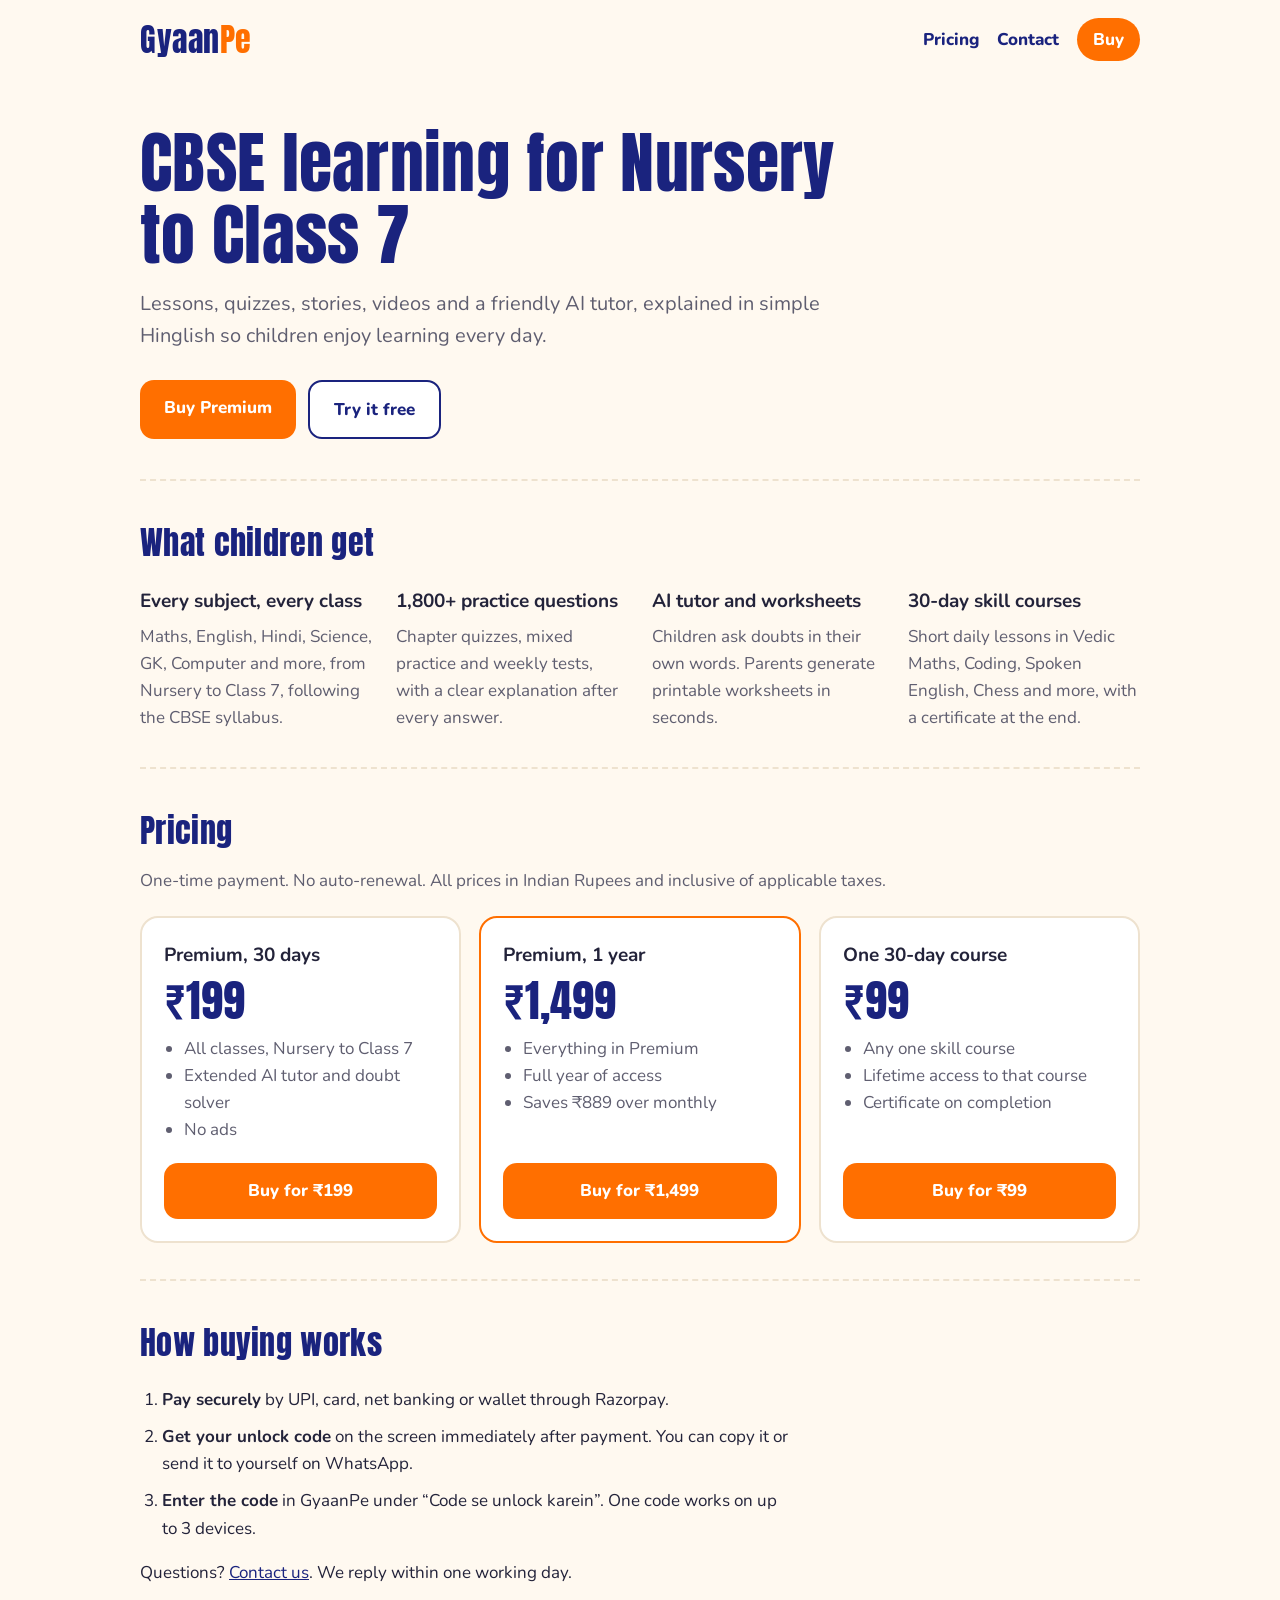
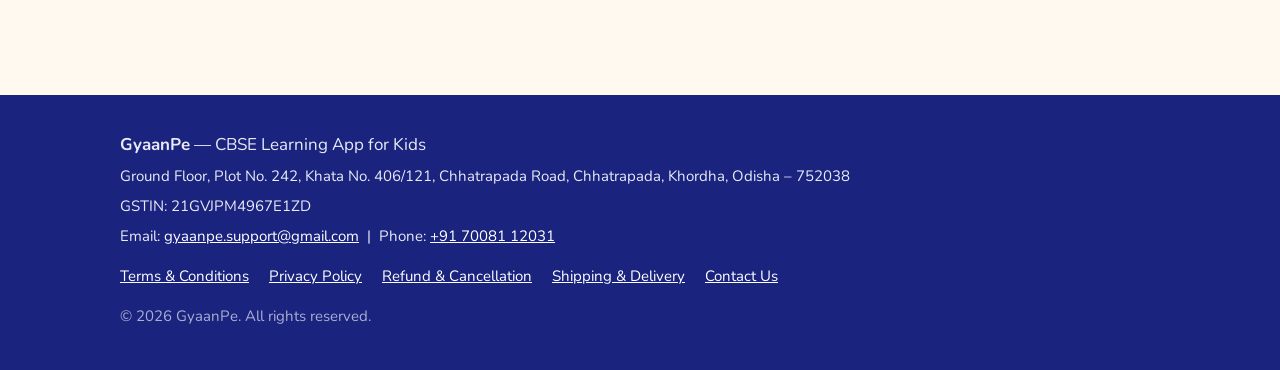
<file: index.html>
<!DOCTYPE html>
<html lang="en">
<head>
<meta charset="utf-8">
<meta name="viewport" content="width=device-width, initial-scale=1, viewport-fit=cover">
<title>GyaanPe | CBSE learning app for Nursery to Class 7</title>
<meta name="description" content="GyaanPe: CBSE learning app for Nursery to Class 7.">
<link rel="icon" href="/gyaanpe/GyaanPe_Logo_Final.png">
<link rel="preconnect" href="https://fonts.googleapis.com">
<link rel="preconnect" href="https://fonts.gstatic.com" crossorigin>
<link href="https://fonts.googleapis.com/css2?family=Anton&family=Nunito:wght@400;600;700;800&display=swap" rel="stylesheet">
<link rel="stylesheet" href="/style.css">
</head>
<body>
<header class="top">
  <a class="brand" href="/" aria-label="GyaanPe home"><span class="g">Gyaan</span><span class="p">Pe</span></a>
  <nav>
    <a href="/#pricing">Pricing</a>
    <a href="/contact.html">Contact</a>
    <a class="nav-buy" href="/buy.html">Buy</a>
  </nav>
</header>
<main>

<section class="hero">
  <h1>CBSE learning for Nursery to Class 7</h1>
  <p class="lead">Lessons, quizzes, stories, videos and a friendly AI tutor, explained in simple Hinglish so children enjoy learning every day.</p>
  <div class="cta-row">
    <a class="btn btn-main" href="/buy.html">Buy Premium</a>
    <a class="btn btn-alt" href="/gyaanpe/">Try it free</a>
  </div>
</section>

<section class="band">
  <h2>What children get</h2>
  <div class="feat">
    <div><h3>Every subject, every class</h3><p>Maths, English, Hindi, Science, GK, Computer and more, from Nursery to Class 7, following the CBSE syllabus.</p></div>
    <div><h3>1,800+ practice questions</h3><p>Chapter quizzes, mixed practice and weekly tests, with a clear explanation after every answer.</p></div>
    <div><h3>AI tutor and worksheets</h3><p>Children ask doubts in their own words. Parents generate printable worksheets in seconds.</p></div>
    <div><h3>30-day skill courses</h3><p>Short daily lessons in Vedic Maths, Coding, Spoken English, Chess and more, with a certificate at the end.</p></div>
  </div>
</section>

<section class="pricing" id="pricing">
  <h2>Pricing</h2>
  <p class="sub">One-time payment. No auto-renewal. All prices in Indian Rupees and inclusive of applicable taxes.</p>
  <div class="plans">
    <div class="plan">
      <h3>Premium, 30 days</h3>
      <p class="amt">&#8377;199</p>
      <ul><li>All classes, Nursery to Class 7</li><li>Extended AI tutor and doubt solver</li><li>No ads</li></ul>
      <a class="btn btn-main" href="/buy.html">Buy for &#8377;199</a>
    </div>
    <div class="plan plan-best">
      <h3>Premium, 1 year</h3>
      <p class="amt">&#8377;1,499</p>
      <ul><li>Everything in Premium</li><li>Full year of access</li><li>Saves &#8377;889 over monthly</li></ul>
      <a class="btn btn-main" href="/buy.html">Buy for &#8377;1,499</a>
    </div>
    <div class="plan">
      <h3>One 30-day course</h3>
      <p class="amt">&#8377;99</p>
      <ul><li>Any one skill course</li><li>Lifetime access to that course</li><li>Certificate on completion</li></ul>
      <a class="btn btn-main" href="/buy.html">Buy for &#8377;99</a>
    </div>
  </div>
</section>

<section class="band how">
  <h2>How buying works</h2>
  <ol>
    <li><strong>Pay securely</strong> by UPI, card, net banking or wallet through Razorpay.</li>
    <li><strong>Get your unlock code</strong> on the screen immediately after payment. You can copy it or send it to yourself on WhatsApp.</li>
    <li><strong>Enter the code</strong> in GyaanPe under &ldquo;Code se unlock karein&rdquo;. One code works on up to 3 devices.</li>
  </ol>
  <p>Questions? <a href="/contact.html">Contact us</a>. We reply within one working day.</p>
</section>

</main>
<footer class="foot">
  <div class="foot-in">
    <p class="foot-biz"><strong>GyaanPe</strong> &mdash; CBSE Learning App for Kids</p>
    <p>Ground Floor, Plot No. 242, Khata No. 406/121, Chhatrapada Road, Chhatrapada, Khordha, Odisha – 752038</p>
    <p>GSTIN: 21GVJPM4967E1ZD</p>
    <p>Email: <a href="mailto:gyaanpe.support@gmail.com">gyaanpe.support@gmail.com</a> &nbsp;|&nbsp; Phone: <a href="tel:+91 70081 12031">+91 70081 12031</a></p>
    <p class="foot-links">
      <a href="/terms.html">Terms &amp; Conditions</a>
      <a href="/privacy.html">Privacy Policy</a>
      <a href="/refund.html">Refund &amp; Cancellation</a>
      <a href="/delivery.html">Shipping &amp; Delivery</a>
      <a href="/contact.html">Contact Us</a>
    </p>
    <p class="foot-copy">&copy; 2026 GyaanPe. All rights reserved.</p>
  </div>
</footer>
</body>
</html>
</file>
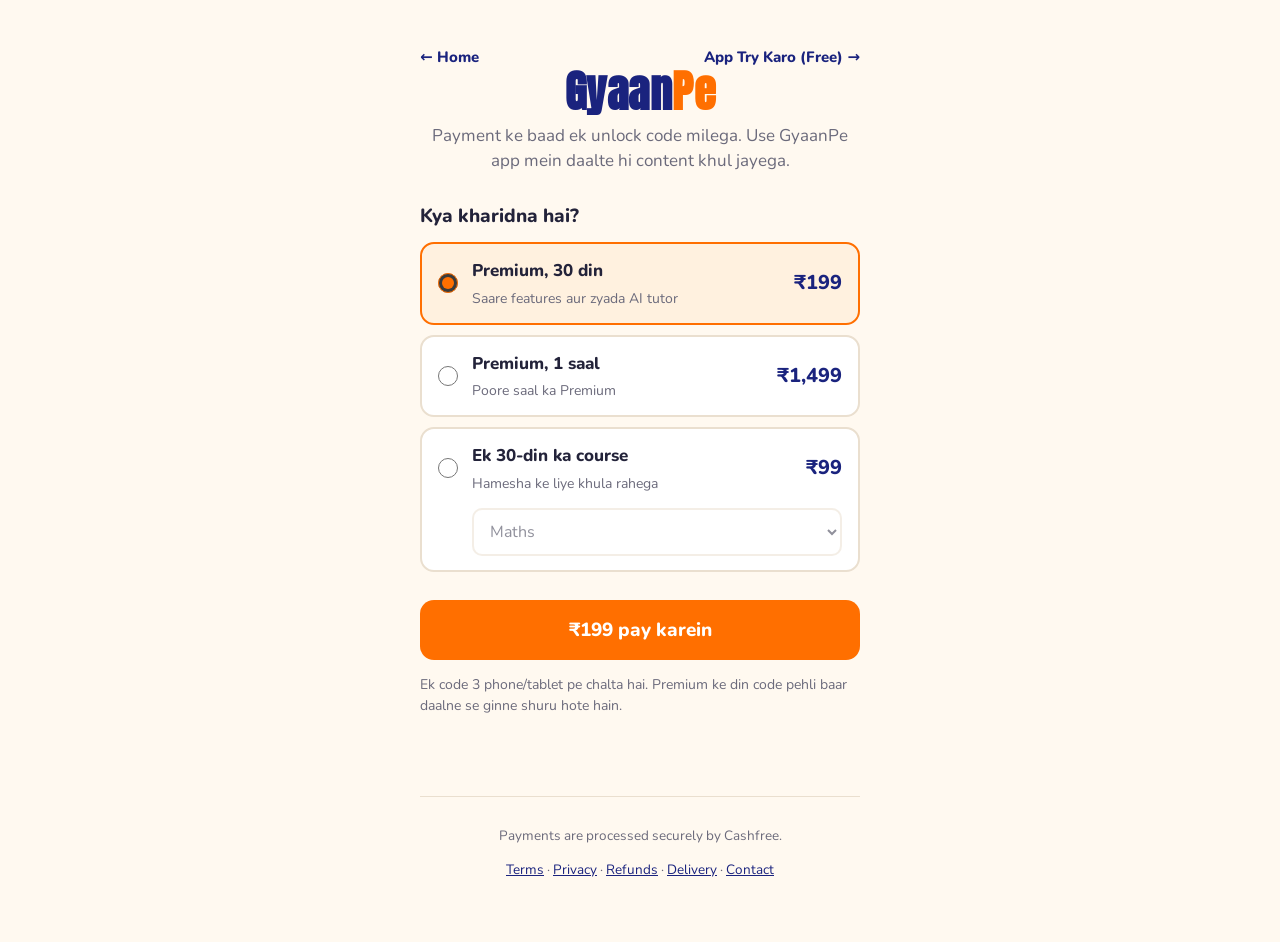
<file: buy.html>
<!DOCTYPE html>
<html lang="hi">
<head>
<meta charset="utf-8">
<meta name="viewport" content="width=device-width, initial-scale=1, viewport-fit=cover">
<title>GyaanPe — Premium aur Courses kharidein</title>
<meta name="robots" content="noindex">
<link rel="preconnect" href="https://fonts.googleapis.com">
<link rel="preconnect" href="https://fonts.gstatic.com" crossorigin>
<link href="https://fonts.googleapis.com/css2?family=Anton&family=Nunito:wght@400;600;700;800&display=swap" rel="stylesheet">
<script src="https://sdk.cashfree.com/js/v3/cashfree.js"></script>
<style>
  :root{
    --navy:#1A237E; --orange:#FF6F00; --cream:#FFF9F0; --paper:#FFFFFF;
    --ink:#23233A; --muted:#6B6A7B; --line:#EADFCF; --green:#1E8E5A; --red:#C62828;
  }
  *{box-sizing:border-box}
  html,body{margin:0}
  body{
    background:var(--cream); color:var(--ink);
    font-family:'Nunito',system-ui,-apple-system,'Segoe UI',sans-serif;
    font-size:17px; line-height:1.5;
    padding:env(safe-area-inset-top,0) 0 env(safe-area-inset-bottom,0);
  }
  main{max-width:480px; margin:0 auto; padding:32px 20px 48px}
  .brand{font-family:'Anton',Impact,'Arial Narrow',sans-serif; font-size:44px; line-height:1; margin:0; letter-spacing:.5px; text-align:center}
  .brand .g{color:var(--navy)} .brand .p{color:var(--orange)}
  .intro{text-align:center; color:var(--muted); margin:10px 0 28px}

  fieldset{border:0; margin:0; padding:0}
  legend{font-weight:800; font-size:19px; margin-bottom:12px; padding:0}
  .plan{
    display:grid; grid-template-columns:auto 1fr auto; gap:4px 14px; align-items:center;
    background:var(--paper); border:2px solid var(--line); border-radius:14px;
    padding:14px 16px; margin-bottom:10px; cursor:pointer;
  }
  .plan input{width:20px; height:20px; accent-color:var(--orange); margin:0; grid-row:span 2}
  .plan .name{font-weight:800}
  .plan .price{font-weight:800; font-size:20px; color:var(--navy); grid-row:span 2}
  .plan .sub{color:var(--muted); font-size:14px; grid-column:2}
  .plan:has(input:checked){border-color:var(--orange); background:#FFF1DF}
  .plan:has(input:focus-visible){outline:3px solid var(--navy); outline-offset:2px}
  select{
    grid-column:2 / 4; margin-top:10px; width:100%; font:inherit; font-size:16px;
    padding:10px 12px; border:2px solid var(--line); border-radius:10px; background:var(--paper); color:var(--ink);
  }
  select:disabled{opacity:.5}

  .pay{
    display:block; width:100%; margin-top:18px; padding:16px; border:0; border-radius:14px;
    background:var(--orange); color:#fff; font:inherit; font-weight:800; font-size:19px; cursor:pointer;
  }
  .pay:disabled{opacity:.6; cursor:wait}
  .pay:focus-visible,.btn:focus-visible{outline:3px solid var(--navy); outline-offset:3px}
  .fine{color:var(--muted); font-size:14px; margin:14px 0 0}
  .msg{margin-top:14px; font-weight:700; min-height:1.5em}
  .msg.err{color:var(--red)}

  .result{margin-top:8px; text-align:center}
  .result h2{font-size:22px; margin:0 0 6px; color:var(--green)}
  .ticket{
    margin:18px 0; padding:22px 12px; background:var(--paper);
    border:3px dashed var(--orange); border-radius:16px;
  }
  .code{
    font-family:'Anton',Impact,'Arial Narrow',sans-serif; font-size:40px; letter-spacing:3px;
    color:var(--navy); user-select:all; word-break:break-all;
  }
  .what{color:var(--muted); margin-top:6px; font-size:15px}
  .row{display:flex; gap:10px; flex-wrap:wrap}
  .btn{
    flex:1 1 140px; padding:13px; border-radius:12px; font:inherit; font-weight:800; font-size:16px;
    cursor:pointer; text-decoration:none; text-align:center; border:2px solid var(--navy); color:var(--navy); background:var(--paper);
  }
  .btn.wa{background:#1FA855; border-color:#1FA855; color:#fff}
  .how{text-align:left; background:var(--paper); border-radius:14px; padding:14px 18px; margin-top:18px; border:1px solid var(--line)}
  .how ol{margin:6px 0 0; padding-left:20px}
  .history{margin-top:34px}
  .history h3{font-size:16px; margin:0 0 8px}
  .history li{font-size:15px; margin-bottom:4px}
  .history code{font-weight:800; color:var(--navy); font-family:inherit; letter-spacing:1px}
  .legalfoot{margin-top:40px;padding-top:16px;border-top:1px solid var(--line);font-size:13.5px;color:var(--muted);text-align:center}
  .legalfoot a{color:var(--navy)}
  [hidden]{display:none !important}
  @media (prefers-reduced-motion:no-preference){
    .ticket{animation:pop .35s ease-out}
    @keyframes pop{from{transform:scale(.94);opacity:0}to{transform:none;opacity:1}}
  }
</style>
</head>
<body>
<main>
  <div style="display:flex;align-items:center;justify-content:space-between;max-width:480px;margin:0 auto 0;padding:14px 0 0">
  <a href="https://mahapatraswapnajit-prog.github.io" style="color:#1A237E;font-weight:800;font-size:15px;text-decoration:none;">&#8592; Home</a>
  <a href="https://mahapatraswapnajit-prog.github.io/gyaanpe/" style="color:#1A237E;font-weight:800;font-size:15px;text-decoration:none;">App Try Karo (Free) &#8594;</a>
</div>
<h1 class="brand"><a href="/" style="text-decoration:none"><span class="g">Gyaan</span><span class="p">Pe</span></a></h1>
  <p class="intro">Payment ke baad ek unlock code milega. Use GyaanPe app mein daalte hi content khul jayega.</p>

  <section id="buy">
    <fieldset>
      <legend>Kya kharidna hai?</legend>

      <label class="plan">
        <input type="radio" name="plan" value="premium_30" checked>
        <span class="name">Premium, 30 din</span>
        <span class="price">₹199</span>
        <span class="sub">Saare features aur zyada AI tutor</span>
      </label>

      <label class="plan">
        <input type="radio" name="plan" value="premium_365">
        <span class="name">Premium, 1 saal</span>
        <span class="price">₹1,499</span>
        <span class="sub">Poore saal ka Premium</span>
      </label>

      <label class="plan">
        <input type="radio" name="plan" value="course">
        <span class="name">Ek 30-din ka course</span>
        <span class="price">₹99</span>
        <span class="sub">Hamesha ke liye khula rahega</span>
        <select id="course" aria-label="Course chuniye" disabled></select>
      </label>
    </fieldset>

    <button class="pay" id="payBtn" type="button">₹199 pay karein</button>
    <p class="fine">Ek code 3 phone/tablet pe chalta hai. Premium ke din code pehli baar daalne se ginne shuru hote hain.</p>
    <p class="msg" id="msg" role="status" aria-live="polite"></p>
  </section>

  <section class="result" id="result" hidden>
    <h2>Payment ho gaya</h2>
    <p>Aapka unlock code:</p>
    <div class="ticket">
      <div class="code" id="codeText"></div>
      <div class="what" id="codeWhat"></div>
    </div>
    <div class="row">
      <button class="btn" id="copyBtn" type="button">Code copy karein</button>
      <a class="btn wa" id="waBtn" target="_blank" rel="noopener">WhatsApp pe bhejein</a>
    </div>
    <div class="how">
      <strong>Code kaise use karein</strong>
      <ol>
        <li>GyaanPe app kholiye.</li>
        <li>"Code se unlock karein" mein ye code daaliye.</li>
      </ol>
    </div>
    <p class="fine">Code sambhaal ke rakhiye. Ise WhatsApp pe khud ko bhej dena sabse aasaan hai.</p>
    <button class="pay" id="againBtn" type="button">Kuch aur kharidein</button>
  </section>

  <section class="history" id="history" hidden>
    <h3>Is phone se kharide gaye codes</h3>
    <ul id="historyList"></ul>
  </section>
  <footer class="legalfoot">
    <p>Payments are processed securely by Cashfree.</p>
    <p><a href="/terms.html">Terms</a> &middot; <a href="/privacy.html">Privacy</a> &middot; <a href="/refund.html">Refunds</a> &middot; <a href="/delivery.html">Delivery</a> &middot; <a href="/contact.html">Contact</a></p>
  </footer>
</main>

<script>
(function(){
  var W = 'https://gyaanpe-pay.mahapatraswapnajit.workers.dev';

  var COURSES = [
    ['maths30','Maths'],['english30','English'],['hindi30','Hindi'],['science30','Science'],
    ['gk30','General Knowledge'],['vedic30','Vedic Maths'],['logic30','Logic'],['coding30','Coding'],
    ['computer30','Computer'],['ailab30','AI Lab'],['speaking30','Speaking'],['money30','Money'],
    ['space30','Space'],['body30','Human Body'],['dino30','Dinosaurs'],['ocean30','Ocean'],
    ['nature30','Nature'],['env30','Environment'],['geo30','Geography'],['ancient30','Ancient History'],
    ['freedom30','Freedom Struggle'],['chess30','Chess'],['art30','Art'],['creative30','Creative Writing'],
    ['music30','Music'],['health30','Health'],['manners30','Manners'],['study30','Study Skills']
  ];
  var PRICES = { premium_30:199, premium_365:1499, course:99 };

  var $ = function(id){ return document.getElementById(id); };
  var sel = $('course'), payBtn = $('payBtn'), msg = $('msg');

  COURSES.forEach(function(c){
    var o = document.createElement('option'); o.value = c[0]; o.textContent = c[1]; sel.appendChild(o);
  });

  function plan(){ return document.querySelector('input[name=plan]:checked').value; }
  function productKey(){ return plan() === 'course' ? 'course_' + sel.value : plan(); }
  function courseName(id){ for (var i=0;i<COURSES.length;i++) if (COURSES[i][0]===id) return COURSES[i][1]; return id; }
  function label(p){
    if (p === 'premium_30') return 'GyaanPe Premium, 30 din';
    if (p === 'premium_365') return 'GyaanPe Premium, 1 saal';
    if (p && p.indexOf('course_') === 0) return 'Course: ' + courseName(p.slice(7));
    return p;
  }

  function refresh(){
    sel.disabled = plan() !== 'course';
    payBtn.textContent = '₹' + PRICES[plan()].toLocaleString('en-IN') + ' pay karein';
  }
  document.querySelectorAll('input[name=plan]').forEach(function(r){ r.addEventListener('change', refresh); });
  refresh();

  function say(t, isErr){ msg.textContent = t || ''; msg.className = 'msg' + (isErr ? ' err' : ''); }
  function busy(b){ payBtn.disabled = b; }

  // ---- storage (safe) ----
  function load(k, d){ try { var v = localStorage.getItem(k); return v ? JSON.parse(v) : d; } catch(e){ return d; } }
  function save(k, v){ try { localStorage.setItem(k, JSON.stringify(v)); } catch(e){} }
  function drop(k){ try { localStorage.removeItem(k); } catch(e){} }

  function post(path, body){
    return fetch(W + path, {
      method:'POST', headers:{'Content-Type':'application/json'}, body:JSON.stringify(body)
    }).then(function(r){ return r.json(); });
  }

  // ---- pay ----
  payBtn.addEventListener('click', function(){
    var p = productKey();
    busy(true); say('Payment khul raha hai…');
    post('/order', { product:p }).then(function(o){
      if (!o.ok) throw new Error(o.error || 'order');
      var cf = Cashfree({ mode:'production' });
      cf.checkout({ paymentSessionId: o.paymentSessionId, redirectTarget: '_modal' })
        .then(function(result){
          if (result && result.error) {
            busy(false);
            say('Payment nahi hua. Dobara try karein.', true);
            return;
          }
          confirmPay({ orderId: o.orderId, product: p });
        }).catch(function(){
          busy(false); say('Payment window mein kuch gadbad. Dobara try karein.', true);
        });
    }).catch(function(){
      busy(false); say('Abhi payment shuru nahi ho paaya. Thodi der mein dobara try karein.', true);
    });
  });

  // ---- confirm (retries; worker is idempotent) ----
  function confirmPay(p, tries){
    tries = tries || 0;
    save('gp_pending', p);
    busy(true); say('Payment check ho raha hai, code ban raha hai…');
    post('/confirm', { orderId: p.orderId, product: p.product }).then(function(res){
      if (res.ok) { drop('gp_pending'); showCode(res); return; }
      busy(false);
      say('Code nahi ban paaya (' + res.error + '). Payment ID ' + p.paymentId + ' ke saath humein WhatsApp karein.', true);
    }).catch(function(){
      if (tries < 3) { setTimeout(function(){ confirmPay(p, tries + 1); }, 2000); return; }
      busy(false);
      say('Payment ho gaya hai, par internet ki wajah se code nahi aaya. Page refresh karein, code apne aap aa jayega.', true);
    });
  }

  function showCode(res){
    var what = label(res.product);
    what += res.kind === 'premium' ? ' (din pehli baar use karne se ginenge)' : ' (hamesha ke liye)';
    $('codeText').textContent = res.code;
    $('codeWhat').textContent = what;
    var text = 'Mera GyaanPe unlock code: ' + res.code + '\n' + label(res.product) + '\nGyaanPe app mein "Code se unlock karein" mein daalein.';
    $('waBtn').href = 'https://wa.me/?text=' + encodeURIComponent(text);

    var h = load('gp_codes', []);
    if (!h.some(function(x){ return x.code === res.code; })) {
      h.unshift({ code:res.code, product:res.product, ts:Date.now() });
      save('gp_codes', h.slice(0, 20));
    }
    renderHistory();
    $('buy').hidden = true; $('result').hidden = false; say('');
    window.scrollTo(0, 0);
  }

  $('copyBtn').addEventListener('click', function(){
    var c = $('codeText').textContent, b = this;
    function done(){ b.textContent = 'Copy ho gaya'; setTimeout(function(){ b.textContent = 'Code copy karein'; }, 2000); }
    if (navigator.clipboard) navigator.clipboard.writeText(c).then(done, function(){ b.textContent = 'Code ko dabake copy karein'; });
    else b.textContent = 'Code ko dabake copy karein';
  });

  $('againBtn').addEventListener('click', function(){
    $('result').hidden = true; $('buy').hidden = false; busy(false); say('');
  });

  function renderHistory(){
    var h = load('gp_codes', []), ul = $('historyList');
    ul.innerHTML = '';
    h.forEach(function(x){
      var li = document.createElement('li'), c = document.createElement('code');
      c.textContent = x.code;
      li.appendChild(c);
      li.appendChild(document.createTextNode(' ' + label(x.product) + ', ' + new Date(x.ts).toLocaleDateString('en-IN')));
      ul.appendChild(li);
    });
    $('history').hidden = h.length === 0;
  }
  renderHistory();

  // Payment ho gaya tha par code nahi aaya — refresh pe dobara try
  var pending = load('gp_pending', null);
  if (pending && pending.paymentId) confirmPay(pending);
})();
</script>
</body>
</html>
</file>
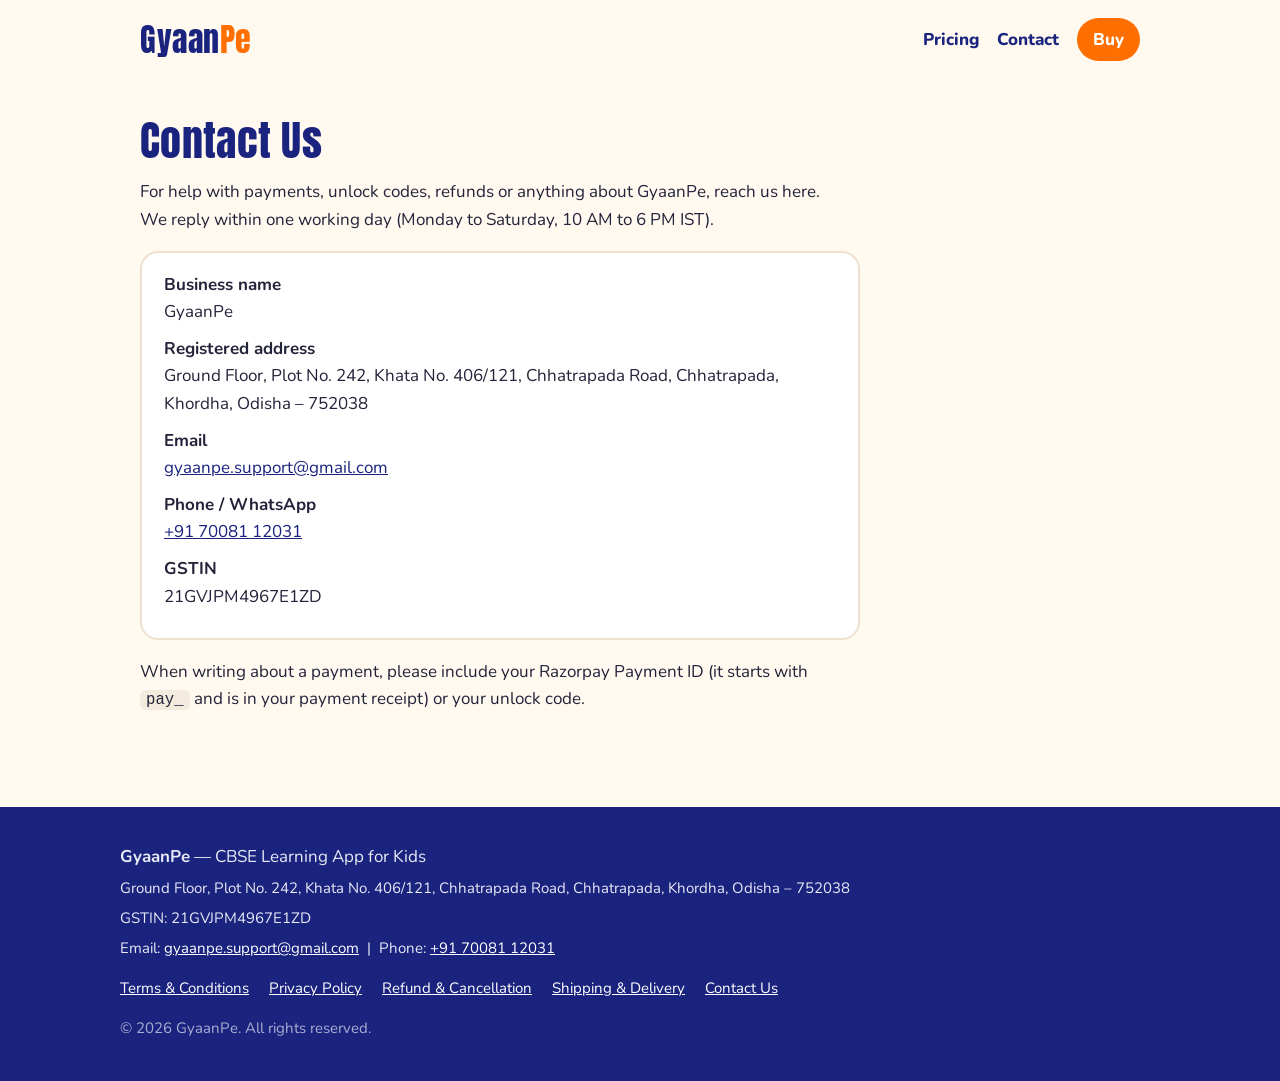
<file: contact.html>
<!DOCTYPE html>
<html lang="en">
<head>
<meta charset="utf-8">
<meta name="viewport" content="width=device-width, initial-scale=1, viewport-fit=cover">
<title>Contact Us | GyaanPe</title>
<meta name="description" content="GyaanPe: CBSE learning app for Nursery to Class 7.">
<link rel="icon" href="/gyaanpe/GyaanPe_Logo_Final.png">
<link rel="preconnect" href="https://fonts.googleapis.com">
<link rel="preconnect" href="https://fonts.gstatic.com" crossorigin>
<link href="https://fonts.googleapis.com/css2?family=Anton&family=Nunito:wght@400;600;700;800&display=swap" rel="stylesheet">
<link rel="stylesheet" href="/style.css">
</head>
<body>
<header class="top">
  <a class="brand" href="/" aria-label="GyaanPe home"><span class="g">Gyaan</span><span class="p">Pe</span></a>
  <nav>
    <a href="/#pricing">Pricing</a>
    <a href="/contact.html">Contact</a>
    <a class="nav-buy" href="/buy.html">Buy</a>
  </nav>
</header>
<main>

<article class="legal">
<h1>Contact Us</h1>
<p>For help with payments, unlock codes, refunds or anything about GyaanPe, reach us here. We reply within one working day (Monday to Saturday, 10 AM to 6 PM IST).</p>
<div class="contact-card">
  <p><strong>Business name</strong><br>GyaanPe</p>
  <p><strong>Registered address</strong><br>Ground Floor, Plot No. 242, Khata No. 406/121, Chhatrapada Road, Chhatrapada, Khordha, Odisha – 752038</p>
  <p><strong>Email</strong><br><a href="mailto:gyaanpe.support@gmail.com">gyaanpe.support@gmail.com</a></p>
  <p><strong>Phone / WhatsApp</strong><br><a href="tel:+91 70081 12031">+91 70081 12031</a></p>
  <p><strong>GSTIN</strong><br>21GVJPM4967E1ZD</p>
</div>
<p>When writing about a payment, please include your Razorpay Payment ID (it starts with <code>pay_</code> and is in your payment receipt) or your unlock code.</p>
</article>
</main>
<footer class="foot">
  <div class="foot-in">
    <p class="foot-biz"><strong>GyaanPe</strong> &mdash; CBSE Learning App for Kids</p>
    <p>Ground Floor, Plot No. 242, Khata No. 406/121, Chhatrapada Road, Chhatrapada, Khordha, Odisha – 752038</p>
    <p>GSTIN: 21GVJPM4967E1ZD</p>
    <p>Email: <a href="mailto:gyaanpe.support@gmail.com">gyaanpe.support@gmail.com</a> &nbsp;|&nbsp; Phone: <a href="tel:+91 70081 12031">+91 70081 12031</a></p>
    <p class="foot-links">
      <a href="/terms.html">Terms &amp; Conditions</a>
      <a href="/privacy.html">Privacy Policy</a>
      <a href="/refund.html">Refund &amp; Cancellation</a>
      <a href="/delivery.html">Shipping &amp; Delivery</a>
      <a href="/contact.html">Contact Us</a>
    </p>
    <p class="foot-copy">&copy; 2026 GyaanPe. All rights reserved.</p>
  </div>
</footer>
</body>
</html>
</file>
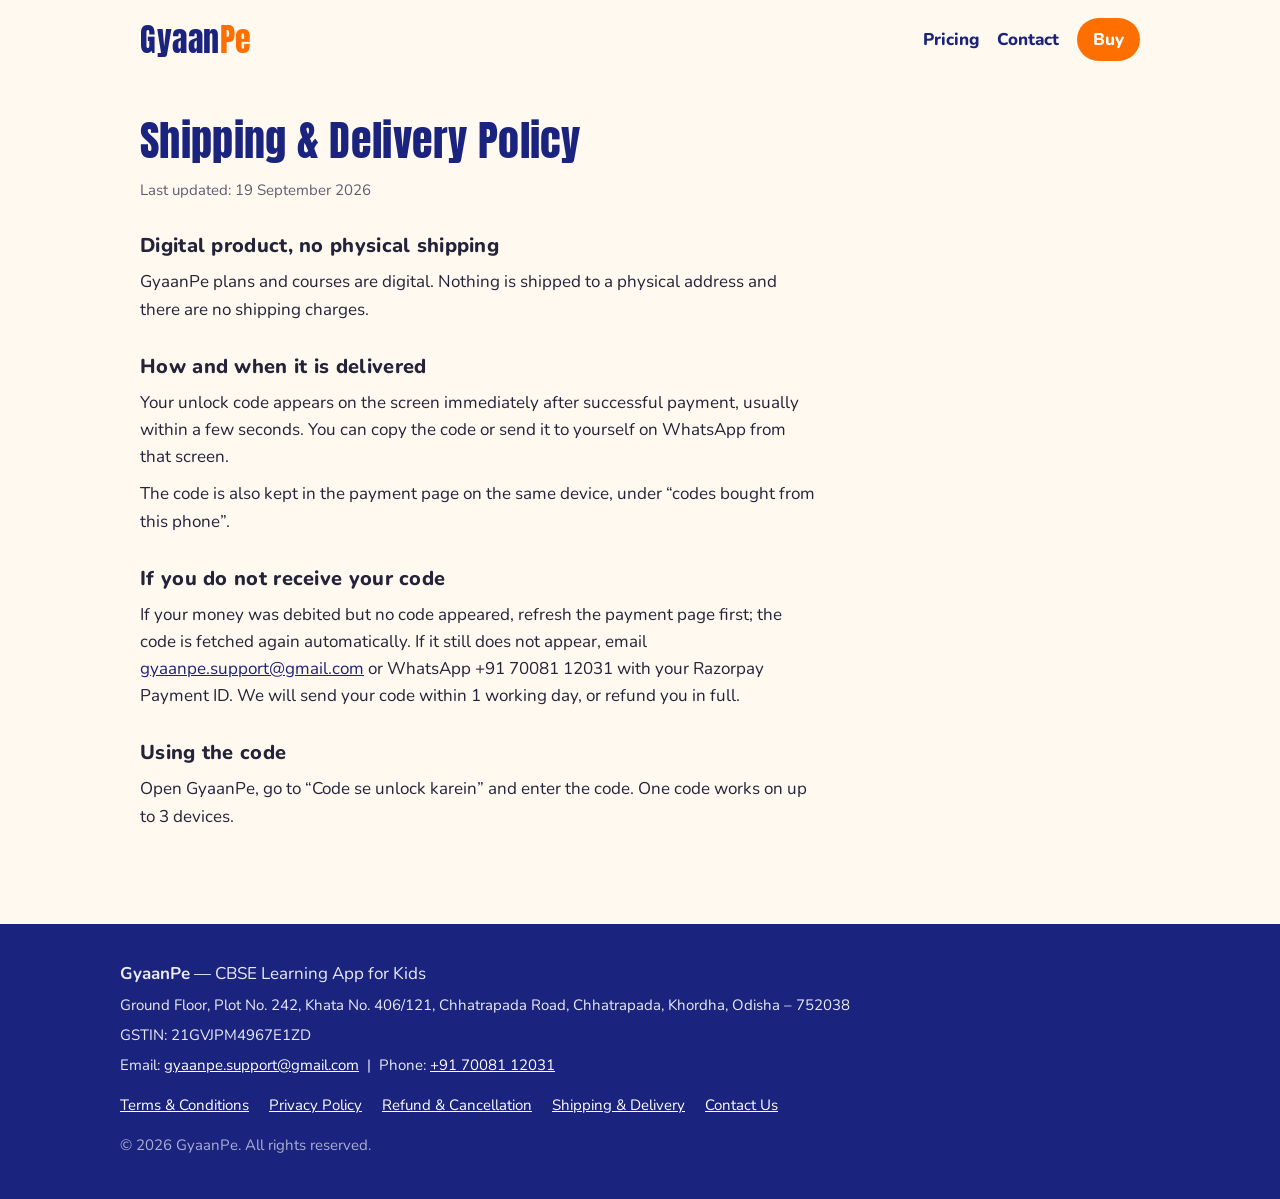
<file: delivery.html>
<!DOCTYPE html>
<html lang="en">
<head>
<meta charset="utf-8">
<meta name="viewport" content="width=device-width, initial-scale=1, viewport-fit=cover">
<title>Shipping &amp; Delivery Policy | GyaanPe</title>
<meta name="description" content="GyaanPe: CBSE learning app for Nursery to Class 7.">
<link rel="icon" href="/gyaanpe/GyaanPe_Logo_Final.png">
<link rel="preconnect" href="https://fonts.googleapis.com">
<link rel="preconnect" href="https://fonts.gstatic.com" crossorigin>
<link href="https://fonts.googleapis.com/css2?family=Anton&family=Nunito:wght@400;600;700;800&display=swap" rel="stylesheet">
<link rel="stylesheet" href="/style.css">
</head>
<body>
<header class="top">
  <a class="brand" href="/" aria-label="GyaanPe home"><span class="g">Gyaan</span><span class="p">Pe</span></a>
  <nav>
    <a href="/#pricing">Pricing</a>
    <a href="/contact.html">Contact</a>
    <a class="nav-buy" href="/buy.html">Buy</a>
  </nav>
</header>
<main>
<article class="legal"><h1>Shipping &amp; Delivery Policy</h1><p class="upd">Last updated: 19 September 2026</p>
<h2>Digital product, no physical shipping</h2>
<p>GyaanPe plans and courses are digital. Nothing is shipped to a physical address and there are no shipping charges.</p>
<h2>How and when it is delivered</h2>
<p>Your unlock code appears on the screen immediately after successful payment, usually within a few seconds. You can copy the code or send it to yourself on WhatsApp from that screen.</p>
<p>The code is also kept in the payment page on the same device, under &ldquo;codes bought from this phone&rdquo;.</p>
<h2>If you do not receive your code</h2>
<p>If your money was debited but no code appeared, refresh the payment page first; the code is fetched again automatically. If it still does not appear, email <a href="mailto:gyaanpe.support@gmail.com">gyaanpe.support@gmail.com</a> or WhatsApp +91 70081 12031 with your Razorpay Payment ID. We will send your code within 1 working day, or refund you in full.</p>
<h2>Using the code</h2>
<p>Open GyaanPe, go to &ldquo;Code se unlock karein&rdquo; and enter the code. One code works on up to 3 devices.</p>
</article>
</main>
<footer class="foot">
  <div class="foot-in">
    <p class="foot-biz"><strong>GyaanPe</strong> &mdash; CBSE Learning App for Kids</p>
    <p>Ground Floor, Plot No. 242, Khata No. 406/121, Chhatrapada Road, Chhatrapada, Khordha, Odisha – 752038</p>
    <p>GSTIN: 21GVJPM4967E1ZD</p>
    <p>Email: <a href="mailto:gyaanpe.support@gmail.com">gyaanpe.support@gmail.com</a> &nbsp;|&nbsp; Phone: <a href="tel:+91 70081 12031">+91 70081 12031</a></p>
    <p class="foot-links">
      <a href="/terms.html">Terms &amp; Conditions</a>
      <a href="/privacy.html">Privacy Policy</a>
      <a href="/refund.html">Refund &amp; Cancellation</a>
      <a href="/delivery.html">Shipping &amp; Delivery</a>
      <a href="/contact.html">Contact Us</a>
    </p>
    <p class="foot-copy">&copy; 2026 GyaanPe. All rights reserved.</p>
  </div>
</footer>
</body>
</html>
</file>
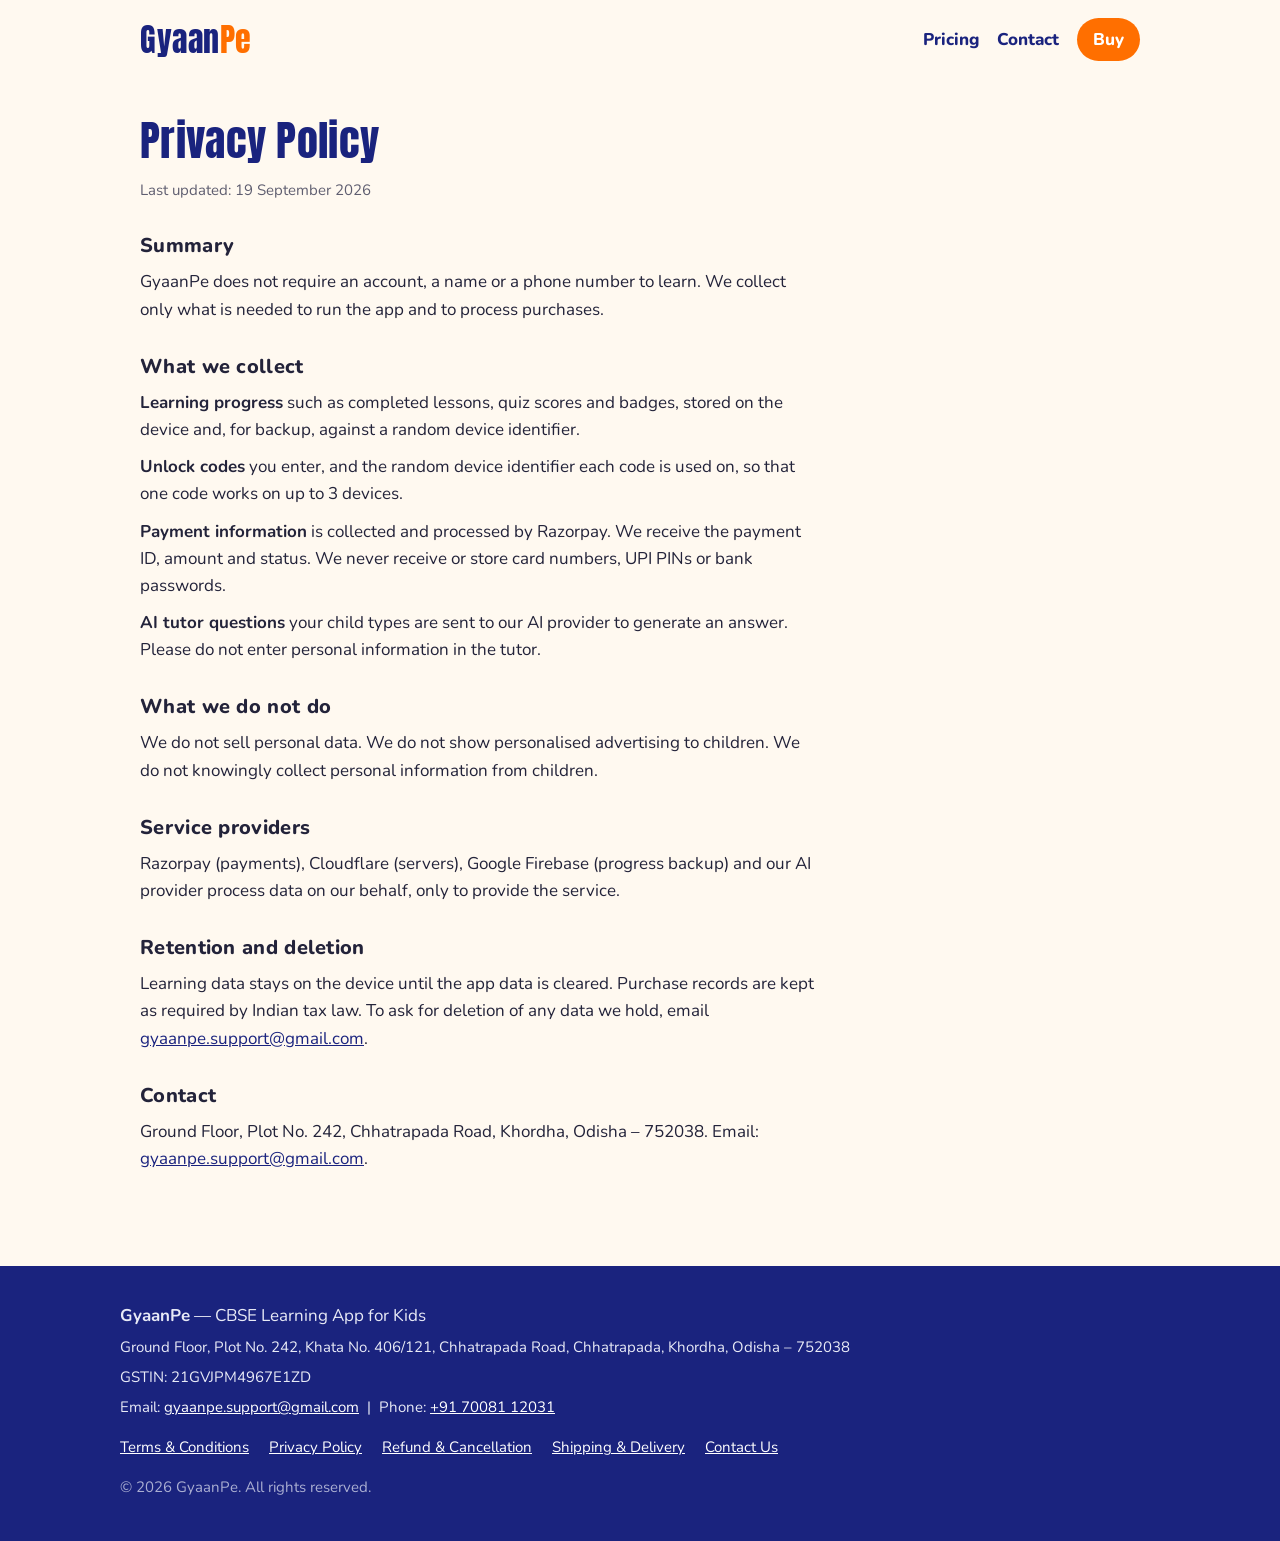
<file: privacy.html>
<!DOCTYPE html>
<html lang="en">
<head>
<meta charset="utf-8">
<meta name="viewport" content="width=device-width, initial-scale=1, viewport-fit=cover">
<title>Privacy Policy | GyaanPe</title>
<meta name="description" content="GyaanPe: CBSE learning app for Nursery to Class 7.">
<link rel="icon" href="/gyaanpe/GyaanPe_Logo_Final.png">
<link rel="preconnect" href="https://fonts.googleapis.com">
<link rel="preconnect" href="https://fonts.gstatic.com" crossorigin>
<link href="https://fonts.googleapis.com/css2?family=Anton&family=Nunito:wght@400;600;700;800&display=swap" rel="stylesheet">
<link rel="stylesheet" href="/style.css">
</head>
<body>
<header class="top">
  <a class="brand" href="/" aria-label="GyaanPe home"><span class="g">Gyaan</span><span class="p">Pe</span></a>
  <nav>
    <a href="/#pricing">Pricing</a>
    <a href="/contact.html">Contact</a>
    <a class="nav-buy" href="/buy.html">Buy</a>
  </nav>
</header>
<main>
<article class="legal"><h1>Privacy Policy</h1><p class="upd">Last updated: 19 September 2026</p>
<h2>Summary</h2>
<p>GyaanPe does not require an account, a name or a phone number to learn. We collect only what is needed to run the app and to process purchases.</p>
<h2>What we collect</h2>
<p><strong>Learning progress</strong> such as completed lessons, quiz scores and badges, stored on the device and, for backup, against a random device identifier.</p>
<p><strong>Unlock codes</strong> you enter, and the random device identifier each code is used on, so that one code works on up to 3 devices.</p>
<p><strong>Payment information</strong> is collected and processed by Razorpay. We receive the payment ID, amount and status. We never receive or store card numbers, UPI PINs or bank passwords.</p>
<p><strong>AI tutor questions</strong> your child types are sent to our AI provider to generate an answer. Please do not enter personal information in the tutor.</p>
<h2>What we do not do</h2>
<p>We do not sell personal data. We do not show personalised advertising to children. We do not knowingly collect personal information from children.</p>
<h2>Service providers</h2>
<p>Razorpay (payments), Cloudflare (servers), Google Firebase (progress backup) and our AI provider process data on our behalf, only to provide the service.</p>
<h2>Retention and deletion</h2>
<p>Learning data stays on the device until the app data is cleared. Purchase records are kept as required by Indian tax law. To ask for deletion of any data we hold, email <a href="mailto:gyaanpe.support@gmail.com">gyaanpe.support@gmail.com</a>.</p>
<h2>Contact</h2>
<p>Ground Floor, Plot No. 242, Chhatrapada Road, Khordha, Odisha – 752038. Email: <a href="mailto:gyaanpe.support@gmail.com">gyaanpe.support@gmail.com</a>.</p>
</article>
</main>
<footer class="foot">
  <div class="foot-in">
    <p class="foot-biz"><strong>GyaanPe</strong> &mdash; CBSE Learning App for Kids</p>
    <p>Ground Floor, Plot No. 242, Khata No. 406/121, Chhatrapada Road, Chhatrapada, Khordha, Odisha – 752038</p>
    <p>GSTIN: 21GVJPM4967E1ZD</p>
    <p>Email: <a href="mailto:gyaanpe.support@gmail.com">gyaanpe.support@gmail.com</a> &nbsp;|&nbsp; Phone: <a href="tel:+91 70081 12031">+91 70081 12031</a></p>
    <p class="foot-links">
      <a href="/terms.html">Terms &amp; Conditions</a>
      <a href="/privacy.html">Privacy Policy</a>
      <a href="/refund.html">Refund &amp; Cancellation</a>
      <a href="/delivery.html">Shipping &amp; Delivery</a>
      <a href="/contact.html">Contact Us</a>
    </p>
    <p class="foot-copy">&copy; 2026 GyaanPe. All rights reserved.</p>
  </div>
</footer>
</body>
</html>
</file>
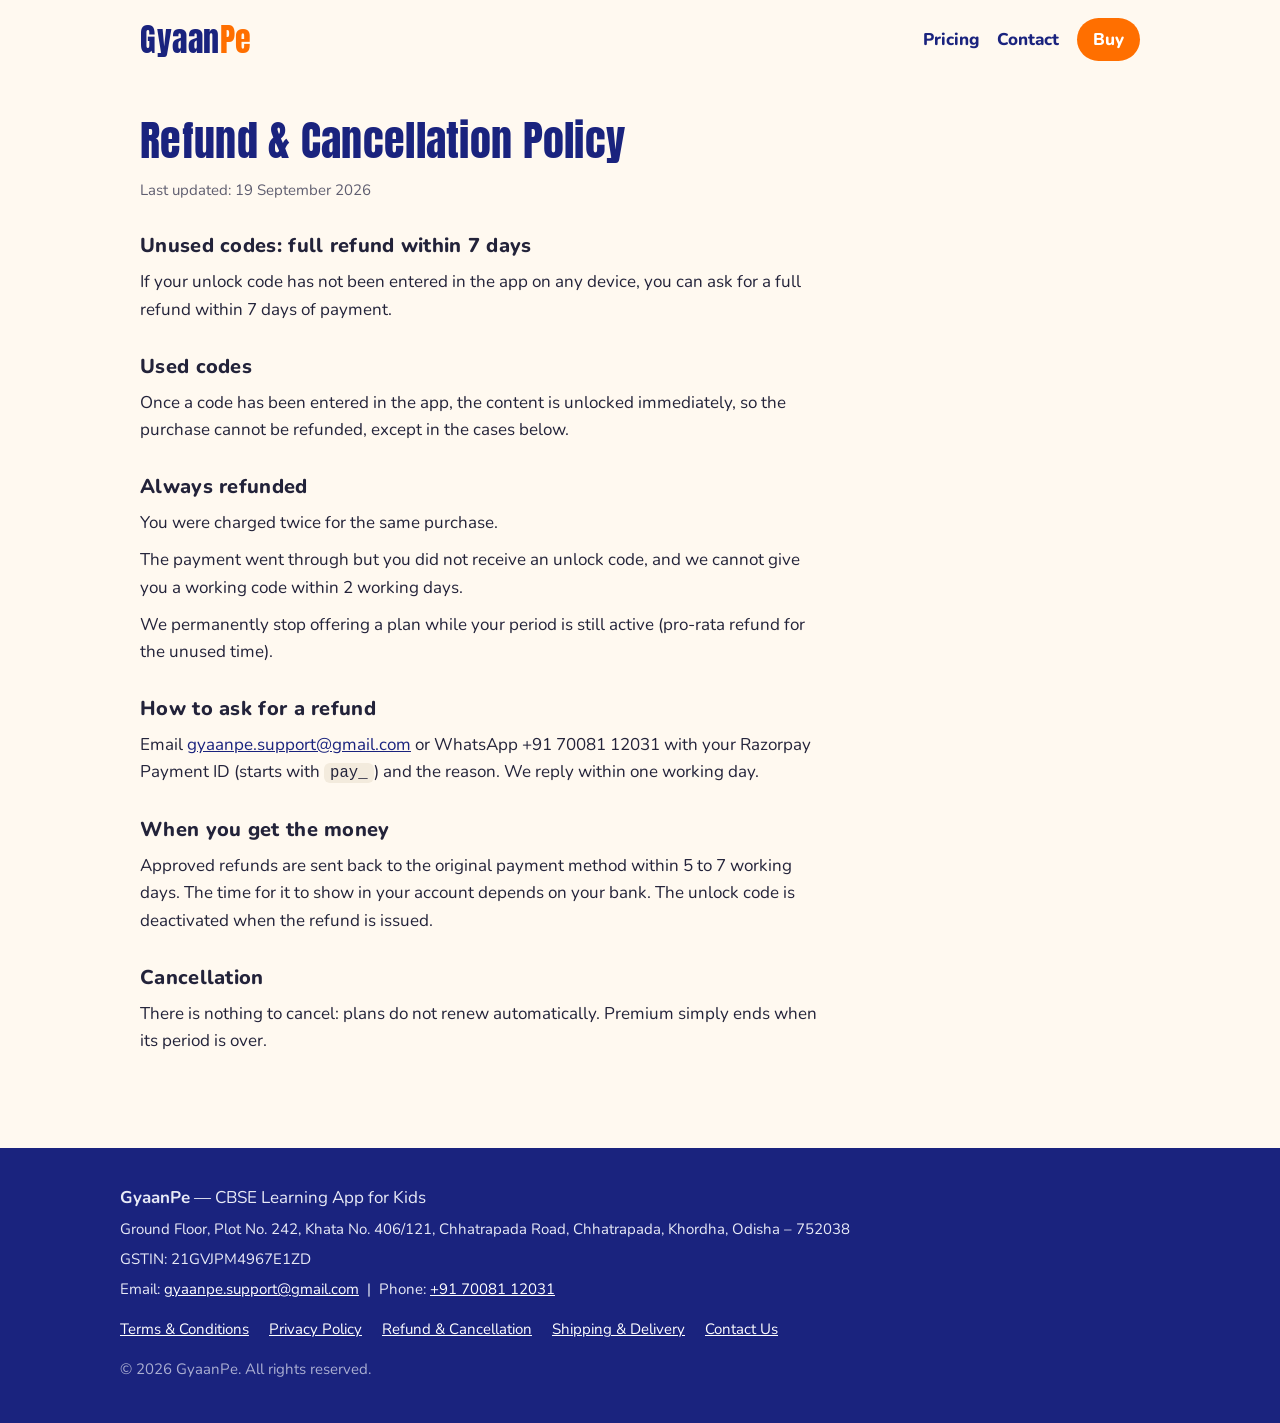
<file: refund.html>
<!DOCTYPE html>
<html lang="en">
<head>
<meta charset="utf-8">
<meta name="viewport" content="width=device-width, initial-scale=1, viewport-fit=cover">
<title>Refund &amp; Cancellation Policy | GyaanPe</title>
<meta name="description" content="GyaanPe: CBSE learning app for Nursery to Class 7.">
<link rel="icon" href="/gyaanpe/GyaanPe_Logo_Final.png">
<link rel="preconnect" href="https://fonts.googleapis.com">
<link rel="preconnect" href="https://fonts.gstatic.com" crossorigin>
<link href="https://fonts.googleapis.com/css2?family=Anton&family=Nunito:wght@400;600;700;800&display=swap" rel="stylesheet">
<link rel="stylesheet" href="/style.css">
</head>
<body>
<header class="top">
  <a class="brand" href="/" aria-label="GyaanPe home"><span class="g">Gyaan</span><span class="p">Pe</span></a>
  <nav>
    <a href="/#pricing">Pricing</a>
    <a href="/contact.html">Contact</a>
    <a class="nav-buy" href="/buy.html">Buy</a>
  </nav>
</header>
<main>
<article class="legal"><h1>Refund &amp; Cancellation Policy</h1><p class="upd">Last updated: 19 September 2026</p>
<h2>Unused codes: full refund within 7 days</h2>
<p>If your unlock code has not been entered in the app on any device, you can ask for a full refund within 7 days of payment.</p>
<h2>Used codes</h2>
<p>Once a code has been entered in the app, the content is unlocked immediately, so the purchase cannot be refunded, except in the cases below.</p>
<h2>Always refunded</h2>
<p>You were charged twice for the same purchase.</p>
<p>The payment went through but you did not receive an unlock code, and we cannot give you a working code within 2 working days.</p>
<p>We permanently stop offering a plan while your period is still active (pro-rata refund for the unused time).</p>
<h2>How to ask for a refund</h2>
<p>Email <a href="mailto:gyaanpe.support@gmail.com">gyaanpe.support@gmail.com</a> or WhatsApp +91 70081 12031 with your Razorpay Payment ID (starts with <code>pay_</code>) and the reason. We reply within one working day.</p>
<h2>When you get the money</h2>
<p>Approved refunds are sent back to the original payment method within 5 to 7 working days. The time for it to show in your account depends on your bank. The unlock code is deactivated when the refund is issued.</p>
<h2>Cancellation</h2>
<p>There is nothing to cancel: plans do not renew automatically. Premium simply ends when its period is over.</p>
</article>
</main>
<footer class="foot">
  <div class="foot-in">
    <p class="foot-biz"><strong>GyaanPe</strong> &mdash; CBSE Learning App for Kids</p>
    <p>Ground Floor, Plot No. 242, Khata No. 406/121, Chhatrapada Road, Chhatrapada, Khordha, Odisha – 752038</p>
    <p>GSTIN: 21GVJPM4967E1ZD</p>
    <p>Email: <a href="mailto:gyaanpe.support@gmail.com">gyaanpe.support@gmail.com</a> &nbsp;|&nbsp; Phone: <a href="tel:+91 70081 12031">+91 70081 12031</a></p>
    <p class="foot-links">
      <a href="/terms.html">Terms &amp; Conditions</a>
      <a href="/privacy.html">Privacy Policy</a>
      <a href="/refund.html">Refund &amp; Cancellation</a>
      <a href="/delivery.html">Shipping &amp; Delivery</a>
      <a href="/contact.html">Contact Us</a>
    </p>
    <p class="foot-copy">&copy; 2026 GyaanPe. All rights reserved.</p>
  </div>
</footer>
</body>
</html>
</file>
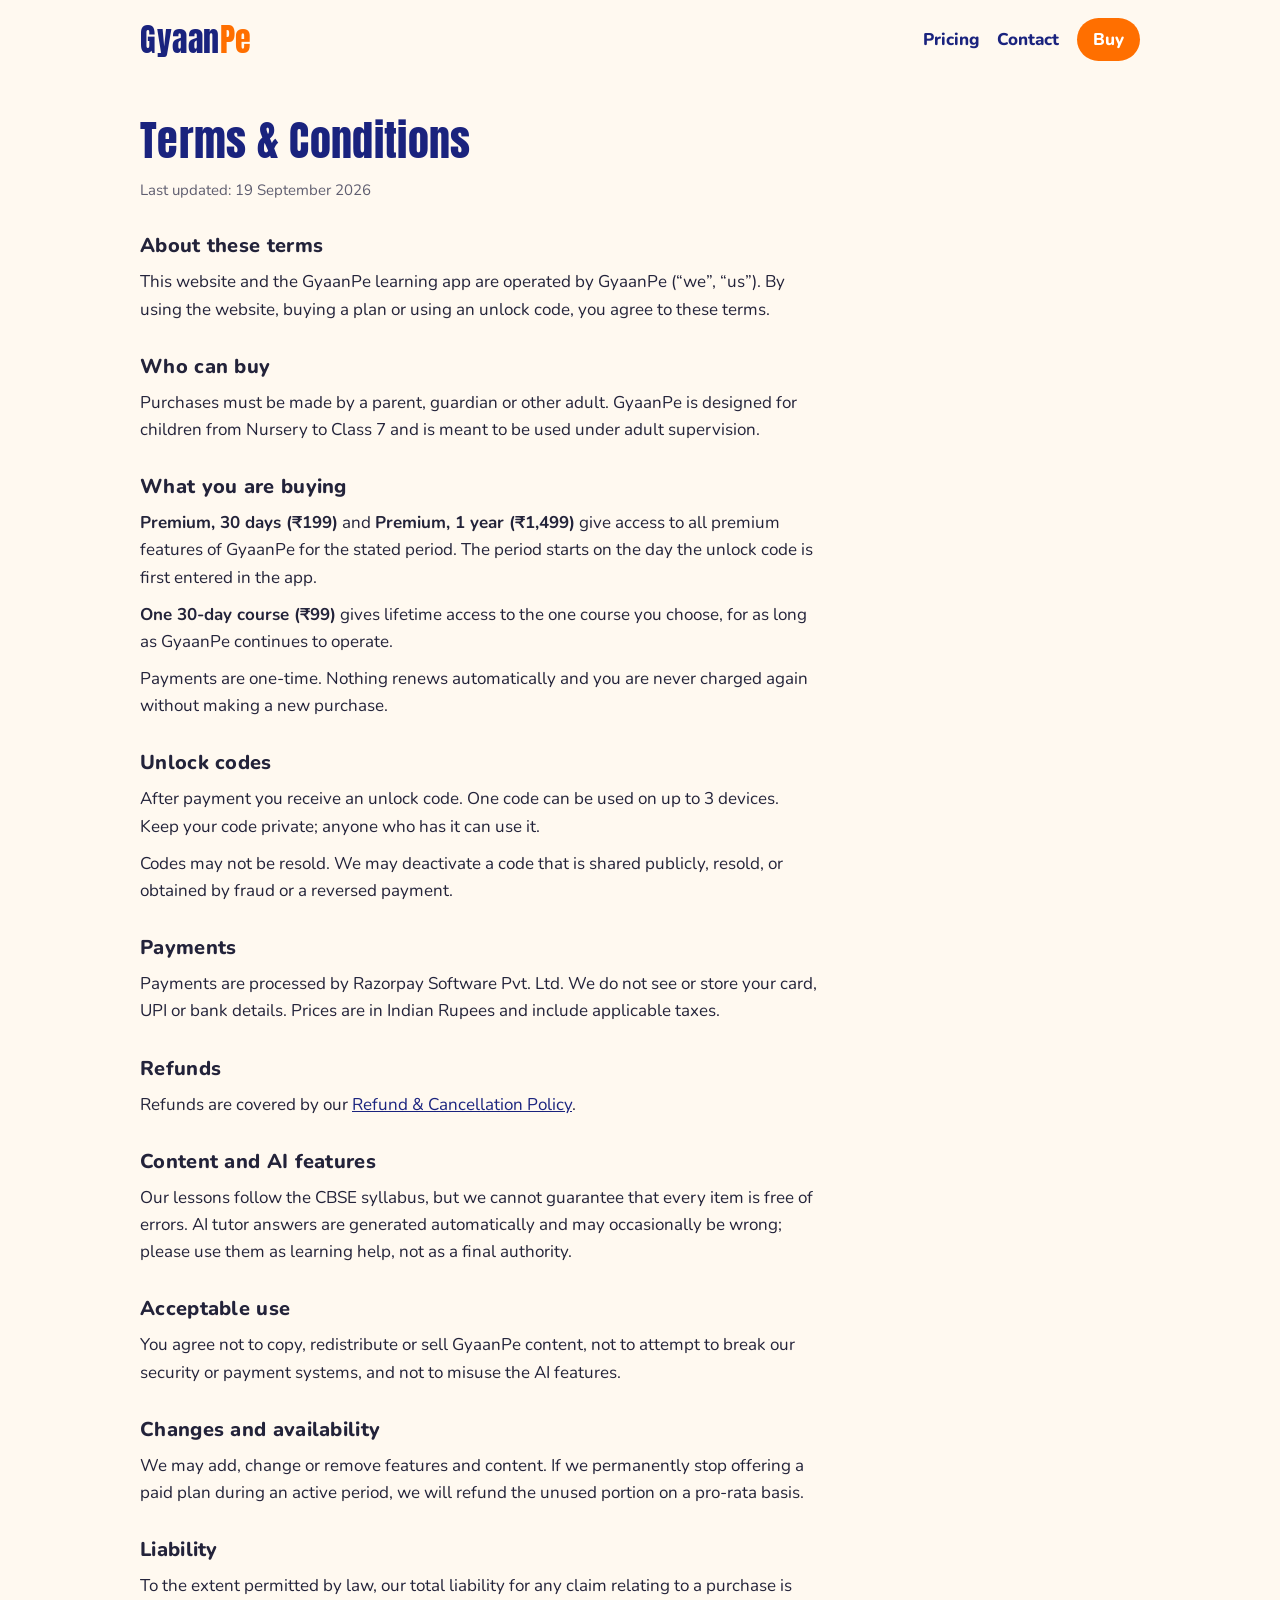
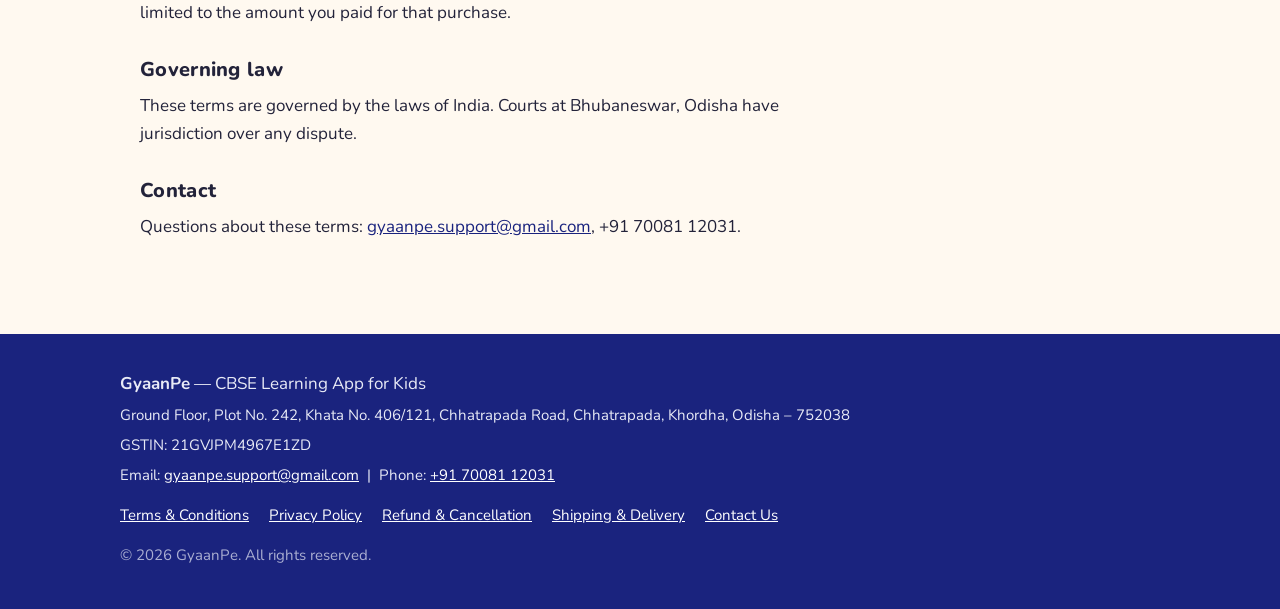
<file: terms.html>
<!DOCTYPE html>
<html lang="en">
<head>
<meta charset="utf-8">
<meta name="viewport" content="width=device-width, initial-scale=1, viewport-fit=cover">
<title>Terms &amp; Conditions | GyaanPe</title>
<meta name="description" content="GyaanPe: CBSE learning app for Nursery to Class 7.">
<link rel="icon" href="/gyaanpe/GyaanPe_Logo_Final.png">
<link rel="preconnect" href="https://fonts.googleapis.com">
<link rel="preconnect" href="https://fonts.gstatic.com" crossorigin>
<link href="https://fonts.googleapis.com/css2?family=Anton&family=Nunito:wght@400;600;700;800&display=swap" rel="stylesheet">
<link rel="stylesheet" href="/style.css">
</head>
<body>
<header class="top">
  <a class="brand" href="/" aria-label="GyaanPe home"><span class="g">Gyaan</span><span class="p">Pe</span></a>
  <nav>
    <a href="/#pricing">Pricing</a>
    <a href="/contact.html">Contact</a>
    <a class="nav-buy" href="/buy.html">Buy</a>
  </nav>
</header>
<main>
<article class="legal"><h1>Terms &amp; Conditions</h1><p class="upd">Last updated: 19 September 2026</p>
<h2>About these terms</h2>
<p>This website and the GyaanPe learning app are operated by GyaanPe (&ldquo;we&rdquo;, &ldquo;us&rdquo;). By using the website, buying a plan or using an unlock code, you agree to these terms.</p>
<h2>Who can buy</h2>
<p>Purchases must be made by a parent, guardian or other adult. GyaanPe is designed for children from Nursery to Class 7 and is meant to be used under adult supervision.</p>
<h2>What you are buying</h2>
<p><strong>Premium, 30 days (&#8377;199)</strong> and <strong>Premium, 1 year (&#8377;1,499)</strong> give access to all premium features of GyaanPe for the stated period. The period starts on the day the unlock code is first entered in the app.</p>
<p><strong>One 30-day course (&#8377;99)</strong> gives lifetime access to the one course you choose, for as long as GyaanPe continues to operate.</p>
<p>Payments are one-time. Nothing renews automatically and you are never charged again without making a new purchase.</p>
<h2>Unlock codes</h2>
<p>After payment you receive an unlock code. One code can be used on up to 3 devices. Keep your code private; anyone who has it can use it.</p>
<p>Codes may not be resold. We may deactivate a code that is shared publicly, resold, or obtained by fraud or a reversed payment.</p>
<h2>Payments</h2>
<p>Payments are processed by Razorpay Software Pvt. Ltd. We do not see or store your card, UPI or bank details. Prices are in Indian Rupees and include applicable taxes.</p>
<h2>Refunds</h2>
<p>Refunds are covered by our <a href="/refund.html">Refund &amp; Cancellation Policy</a>.</p>
<h2>Content and AI features</h2>
<p>Our lessons follow the CBSE syllabus, but we cannot guarantee that every item is free of errors. AI tutor answers are generated automatically and may occasionally be wrong; please use them as learning help, not as a final authority.</p>
<h2>Acceptable use</h2>
<p>You agree not to copy, redistribute or sell GyaanPe content, not to attempt to break our security or payment systems, and not to misuse the AI features.</p>
<h2>Changes and availability</h2>
<p>We may add, change or remove features and content. If we permanently stop offering a paid plan during an active period, we will refund the unused portion on a pro-rata basis.</p>
<h2>Liability</h2>
<p>To the extent permitted by law, our total liability for any claim relating to a purchase is limited to the amount you paid for that purchase.</p>
<h2>Governing law</h2>
<p>These terms are governed by the laws of India. Courts at Bhubaneswar, Odisha have jurisdiction over any dispute.</p>
<h2>Contact</h2>
<p>Questions about these terms: <a href="mailto:gyaanpe.support@gmail.com">gyaanpe.support@gmail.com</a>, +91 70081 12031.</p>
</article>
</main>
<footer class="foot">
  <div class="foot-in">
    <p class="foot-biz"><strong>GyaanPe</strong> &mdash; CBSE Learning App for Kids</p>
    <p>Ground Floor, Plot No. 242, Khata No. 406/121, Chhatrapada Road, Chhatrapada, Khordha, Odisha – 752038</p>
    <p>GSTIN: 21GVJPM4967E1ZD</p>
    <p>Email: <a href="mailto:gyaanpe.support@gmail.com">gyaanpe.support@gmail.com</a> &nbsp;|&nbsp; Phone: <a href="tel:+91 70081 12031">+91 70081 12031</a></p>
    <p class="foot-links">
      <a href="/terms.html">Terms &amp; Conditions</a>
      <a href="/privacy.html">Privacy Policy</a>
      <a href="/refund.html">Refund &amp; Cancellation</a>
      <a href="/delivery.html">Shipping &amp; Delivery</a>
      <a href="/contact.html">Contact Us</a>
    </p>
    <p class="foot-copy">&copy; 2026 GyaanPe. All rights reserved.</p>
  </div>
</footer>
</body>
</html>
</file>
<file: style.css>
:root{--navy:#1A237E;--orange:#FF6F00;--cream:#FFF9F0;--paper:#fff;--ink:#23233A;--muted:#5F5E70;--line:#EEE2CF}
*{box-sizing:border-box}
html{scroll-padding-top:env(safe-area-inset-top,0px)}
body{margin:0;background:var(--cream);color:var(--ink);font-family:'Nunito',system-ui,-apple-system,'Segoe UI',sans-serif;font-size:17px;line-height:1.6;padding-top:env(safe-area-inset-top,0px)}
a{color:var(--navy)}
a:focus-visible,.btn:focus-visible{outline:3px solid var(--orange);outline-offset:3px}
.top{max-width:1040px;margin:0 auto;padding:18px 20px;display:flex;align-items:center;justify-content:space-between;gap:16px}
.brand{font-family:'Anton',Impact,'Arial Narrow',sans-serif;font-size:32px;letter-spacing:.5px;text-decoration:none;line-height:1}
.brand .g{color:var(--navy)}.brand .p{color:var(--orange)}
nav{display:flex;gap:18px;align-items:center;font-weight:800}
nav a{text-decoration:none}
.nav-buy{background:var(--orange);color:#fff;padding:8px 16px;border-radius:999px}
main{max-width:1040px;margin:0 auto;padding:0 20px 56px}
.hero{padding:48px 0 40px;max-width:720px}
.hero h1{font-family:'Anton',Impact,sans-serif;font-weight:400;font-size:clamp(40px,7vw,68px);line-height:1.05;color:var(--navy);margin:0 0 18px;letter-spacing:.3px}
.lead{font-size:20px;color:var(--muted);margin:0 0 28px;max-width:60ch}
.cta-row{display:flex;gap:12px;flex-wrap:wrap}
.btn{display:inline-block;padding:14px 24px;border-radius:14px;font-weight:800;text-decoration:none;text-align:center}
.btn-main{background:var(--orange);color:#fff}
.btn-alt{background:var(--paper);color:var(--navy);border:2px solid var(--navy)}
h2{font-family:'Anton',Impact,sans-serif;font-weight:400;font-size:32px;color:var(--navy);margin:0 0 18px;letter-spacing:.3px}
.band{padding:36px 0;border-top:2px dashed var(--line)}
.feat{display:grid;grid-template-columns:repeat(auto-fit,minmax(220px,1fr));gap:24px}
.feat h3{margin:0 0 6px;font-size:19px}
.feat p{margin:0;color:var(--muted)}
.pricing{padding:36px 0;border-top:2px dashed var(--line)}
.sub{color:var(--muted);margin:-8px 0 22px}
.plans{display:grid;grid-template-columns:repeat(auto-fit,minmax(250px,1fr));gap:18px}
.plan{background:var(--paper);border:2px solid var(--line);border-radius:18px;padding:22px;display:flex;flex-direction:column}
.plan-best{border-color:var(--orange)}
.plan h3{margin:0;font-size:19px}
.amt{font-family:'Anton',Impact,sans-serif;font-size:44px;color:var(--navy);margin:6px 0 10px;line-height:1.1}
.plan ul{margin:0 0 20px;padding-left:20px;color:var(--muted);flex:1}
.how ol{padding-left:22px;max-width:65ch}
.how li{margin-bottom:10px}
.legal{max-width:720px;padding:28px 0}
.legal h1{font-family:'Anton',Impact,sans-serif;font-weight:400;font-size:42px;color:var(--navy);margin:0 0 4px;letter-spacing:.3px}
.legal h2{font-family:'Nunito',sans-serif;font-weight:800;font-size:20px;color:var(--ink);margin:28px 0 6px}
.legal p{margin:0 0 10px;max-width:68ch}
.upd{color:var(--muted);font-size:15px}
.contact-card{background:var(--paper);border:2px solid var(--line);border-radius:18px;padding:18px 22px;margin:18px 0}
code{background:#F3EBDD;padding:1px 6px;border-radius:6px;font-size:.92em}
.foot{background:var(--navy);color:#E8EAF6;padding:36px 20px calc(36px + env(safe-area-inset-bottom,0px));font-size:15px}
.foot-in{max-width:1040px;margin:0 auto}
.foot p{margin:0 0 6px}
.foot a{color:#fff}
.foot-biz{font-size:17px;margin-bottom:10px}
.foot-links{display:flex;flex-wrap:wrap;gap:8px 20px;margin:16px 0 !important}
.foot-copy{opacity:.7}
@media (max-width:520px){nav{gap:12px;font-size:15px}.brand{font-size:26px}.hero{padding-top:28px}}
</file>
